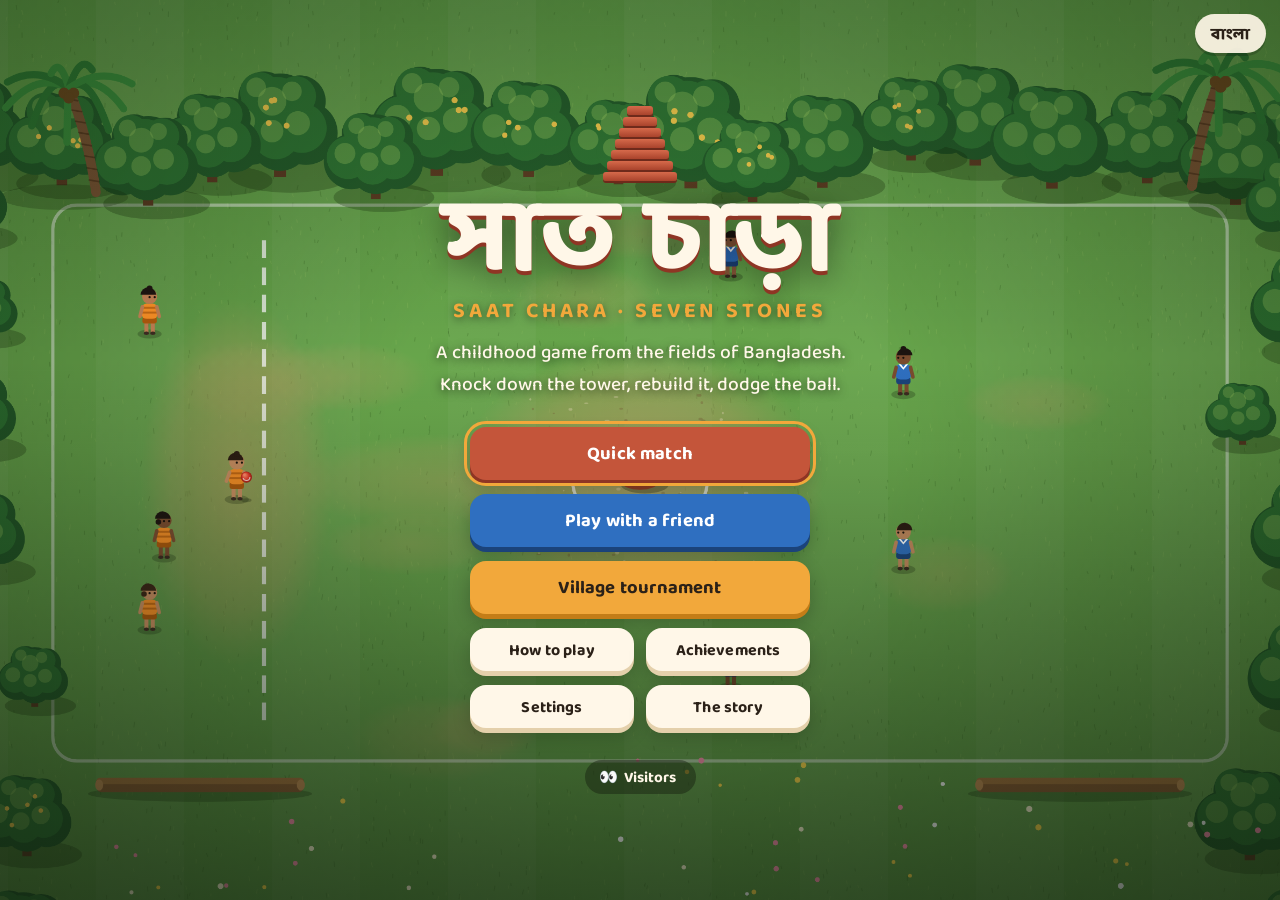
<file: index.html>
<!doctype html>
<html lang="en">
<head>
  <meta charset="utf-8" />
  <meta name="viewport" content="width=device-width, initial-scale=1, viewport-fit=cover" />
  <title>Saat Chara · Seven Stones</title>
  <meta name="description" content="Saat Chara (সাত চাড়া): the classic childhood game of Seven Stones from Bangladesh, rebuilt for the web. Knock down the tower, rebuild it, and dodge the ball." />
  <meta name="theme-color" content="#1f4d2b" />
  <meta property="og:title" content="Saat Chara · সাত চাড়া" />
  <meta property="og:description" content="Knock down the tower of seven stones, rebuild it, and dodge the ball. A childhood game from Bangladesh, free in your browser." />
  <meta property="og:type" content="website" />
  <meta property="og:url" content="https://mohammadyaksafu.github.io/saat-chara/" />
  <meta property="og:image" content="https://mohammadyaksafu.github.io/saat-chara/assets/og.png" />
  <meta property="og:image:width" content="1200" />
  <meta property="og:image:height" content="630" />
  <meta name="twitter:card" content="summary_large_image" />
  <link rel="icon" href="assets/icon.svg" type="image/svg+xml" />
  <link rel="apple-touch-icon" href="assets/icon-192.png" />
  <link rel="manifest" href="manifest.webmanifest" />
  <link rel="preconnect" href="https://fonts.googleapis.com" />
  <link rel="preconnect" href="https://fonts.gstatic.com" crossorigin />
  <link href="https://fonts.googleapis.com/css2?family=Baloo+Da+2:wght@500;600;700;800&display=swap" rel="stylesheet" />
  <link rel="stylesheet" href="css/style.css" />
</head>
<body>
  <div id="app">
    <canvas id="game" aria-label="Saat Chara game field"></canvas>

    <!-- In-game HUD -->
    <div id="hud" class="hidden">
      <div class="hud-team hud-left">
        <span class="team-dot" id="hud-dot-0"></span>
        <div class="hud-team-text">
          <span class="hud-team-name" id="hud-name-0">Team</span>
          <span class="hud-role" id="hud-role-0"></span>
        </div>
        <span class="hud-score" id="hud-score-0">0</span>
      </div>

      <div class="hud-center">
        <div class="hud-phase" id="hud-phase"></div>
        <div class="hud-stones" id="hud-stones" aria-label="Stones rebuilt"></div>
        <div class="hud-timer" id="hud-timer"></div>
      </div>

      <div class="hud-team hud-right">
        <span class="hud-score" id="hud-score-1">0</span>
        <div class="hud-team-text right">
          <span class="hud-team-name" id="hud-name-1">Team</span>
          <span class="hud-role" id="hud-role-1"></span>
        </div>
        <span class="team-dot" id="hud-dot-1"></span>
      </div>

      <div class="hud-buttons">
        <button class="icon-btn" id="btn-sound" aria-label="Toggle sound" title="Sound (M)">
          <svg viewBox="0 0 24 24" class="ico-on"><path d="M4 9v6h4l5 4V5L8 9H4z" /><path d="M16 8.5a5 5 0 0 1 0 7M18.5 6a8.5 8.5 0 0 1 0 12" fill="none" stroke="currentColor" stroke-width="2" stroke-linecap="round"/></svg>
          <svg viewBox="0 0 24 24" class="ico-off"><path d="M4 9v6h4l5 4V5L8 9H4z" /><path d="M16 9l6 6M22 9l-6 6" fill="none" stroke="currentColor" stroke-width="2" stroke-linecap="round"/></svg>
        </button>
        <button class="icon-btn" id="btn-zoom-out" aria-label="Zoom out" title="Zoom out (-)">
          <svg viewBox="0 0 24 24"><circle cx="10.5" cy="10.5" r="6.5" fill="none" stroke="currentColor" stroke-width="2.4"/><path d="M15.5 15.5L21 21M7.5 10.5h6" stroke="currentColor" stroke-width="2.4" stroke-linecap="round"/></svg>
        </button>
        <button class="icon-btn" id="btn-zoom-in" aria-label="Zoom in" title="Zoom in (+)">
          <svg viewBox="0 0 24 24"><circle cx="10.5" cy="10.5" r="6.5" fill="none" stroke="currentColor" stroke-width="2.4"/><path d="M15.5 15.5L21 21M7.5 10.5h6M10.5 7.5v6" stroke="currentColor" stroke-width="2.4" stroke-linecap="round"/></svg>
        </button>
        <button class="icon-btn" id="btn-pause" aria-label="Pause" title="Pause (Esc)">
          <svg viewBox="0 0 24 24"><rect x="6" y="5" width="4" height="14" rx="1"/><rect x="14" y="5" width="4" height="14" rx="1"/></svg>
        </button>
      </div>
    </div>

    <div id="hint" class="hidden"></div>

    <!-- Tutorial coach -->
    <div id="coach" class="hidden" aria-live="polite">
      <div class="coach-step" id="coach-step"></div>
      <div class="coach-text" id="coach-text"></div>
      <button class="coach-skip" id="coach-skip" data-i18n="c.skip">Skip tutorial</button>
    </div>

    <!-- Touch controls -->
    <div id="touch" class="hidden">
      <div id="joy-base"><div id="joy-knob"></div></div>
      <button id="btn-dash" aria-label="Dash or throw">DASH</button>
      <button id="btn-switch" aria-label="Switch player or target">SWITCH</button>
    </div>

    <!-- Announcement banner -->
    <div id="banner" class="hidden" aria-live="polite">
      <div class="banner-main" id="banner-main"></div>
      <div class="banner-sub" id="banner-sub"></div>
    </div>

    <!-- Achievement toast -->
    <div id="toast" class="hidden" aria-live="polite">
      <div class="toast-icon" aria-hidden="true">★</div>
      <div>
        <div class="toast-label" data-i18n="ach.toast">Achievement unlocked</div>
        <div class="toast-name" id="toast-name"></div>
      </div>
    </div>

    <!-- Title screen -->
    <section class="screen" id="screen-title">
      <button class="lang-btn" id="btn-lang" data-i18n="lang.toggle">বাংলা</button>
      <div class="title-wrap">
        <div class="logo">
          <div class="logo-stack" aria-hidden="true">
            <i></i><i></i><i></i><i></i><i></i><i></i><i></i>
          </div>
          <h1>
            <span class="logo-bn" lang="bn">সাত চাড়া</span>
            <span class="logo-en" data-i18n="title.sub">Saat Chara · Seven Stones</span>
          </h1>
        </div>
        <p class="tagline" data-i18n="title.tagline"></p>
        <div class="menu">
          <button class="btn btn-primary" id="btn-play" data-i18n="menu.play">Quick match</button>
          <button class="btn btn-friend" id="btn-online" data-i18n="menu.online">Play with a friend</button>
          <button class="btn btn-gold" id="btn-tourney" data-i18n="menu.tourney">Village tournament</button>
          <div class="menu-row">
            <button class="btn btn-small" id="btn-howto" data-i18n="menu.howto">How to play</button>
            <button class="btn btn-small" id="btn-ach" data-i18n="menu.achievements">Achievements</button>
          </div>
          <div class="menu-row">
            <button class="btn btn-small" id="btn-settings" data-i18n="menu.settings">Settings</button>
            <button class="btn btn-small" id="btn-story" data-i18n="menu.story">The story</button>
          </div>
        </div>
        <div class="record" id="record"></div>
        <a class="visitors-link" href="stats.html"><span aria-hidden="true">👀</span> <span data-i18n="menu.visitors">Visitors</span> <b id="visit-count"></b></a>
      </div>
    </section>

    <!-- First time prompt -->
    <section class="screen hidden" id="screen-first">
      <div class="panel panel-small">
        <div class="trophy" aria-hidden="true">👋</div>
        <h2 data-i18n="first.title">First time playing?</h2>
        <p class="panel-lead" data-i18n="first.body"></p>
        <div class="menu">
          <button class="btn btn-primary" id="btn-first-yes" data-i18n="first.yes">Teach me</button>
          <button class="btn btn-ghost" id="btn-first-no" data-i18n="first.no">Skip, just play</button>
        </div>
      </div>
    </section>

    <!-- Match setup -->
    <section class="screen hidden" id="screen-setup">
      <div class="panel">
        <h2 data-i18n="setup.title">Match setup</h2>

        <div class="field-group">
          <div class="label" data-i18n="setup.team">Your team</div>
          <div class="team-picker" id="team-picker" role="radiogroup"></div>
        </div>

        <div class="field-group">
          <div class="label" data-i18n="setup.difficulty">Difficulty</div>
          <div class="seg" role="radiogroup" data-setting="difficulty">
            <button data-value="easy" data-i18n="diff.easy">Easy</button>
            <button data-value="normal" data-i18n="diff.normal">Normal</button>
            <button data-value="hard" data-i18n="diff.hard">Hard</button>
          </div>
        </div>

        <div class="row-2">
          <div class="field-group">
            <div class="label" data-i18n="setup.size">Players per team</div>
            <div class="seg" role="radiogroup" data-setting="teamSize">
              <button data-value="3">3</button>
              <button data-value="4">4</button>
              <button data-value="5">5</button>
            </div>
          </div>
          <div class="field-group">
            <div class="label" data-i18n="setup.target">First to</div>
            <div class="seg" role="radiogroup" data-setting="target">
              <button data-value="2">2</button>
              <button data-value="3">3</button>
              <button data-value="5">5</button>
            </div>
          </div>
        </div>

        <div class="field-group">
          <div class="label" data-i18n="setup.field">Field</div>
          <div class="field-picker" id="field-picker" role="radiogroup"></div>
        </div>

        <details class="rules">
          <summary data-i18n="setup.rules">House rules</summary>
          <div class="rule-list">
            <label class="toggle"><input type="checkbox" data-rule="order" /><span data-i18n="rule.order">Stack biggest first</span></label>
            <label class="toggle"><input type="checkbox" data-rule="catchOut" /><span data-i18n="rule.catchOut">Caught on the full = out</span></label>
            <label class="toggle"><input type="checkbox" data-rule="holdLimit" /><span data-i18n="rule.holdLimit">3-second ball limit</span></label>
            <div class="rule-time">
              <span data-i18n="rule.time">Rebuild time</span>
              <div class="seg seg-small" role="radiogroup" data-rule-seg="time">
                <button data-value="30">0:30</button>
                <button data-value="45">0:45</button>
                <button data-value="60">1:00</button>
              </div>
            </div>
          </div>
        </details>

        <div class="panel-actions">
          <button class="btn btn-ghost" data-back data-i18n="common.back">Back</button>
          <button class="btn btn-primary" id="btn-start" data-i18n="setup.start">Start match</button>
        </div>
      </div>
    </section>

    <!-- Online: host lobby -->
    <section class="screen hidden" id="screen-online">
      <div class="panel">
        <h2 data-i18n="on.title">Play with a friend</h2>
        <p class="panel-lead" data-i18n="on.sub"></p>

        <div id="online-setup">
          <div class="field-group">
            <div class="label" data-i18n="on.mode">Mode</div>
            <div class="mode-picker" role="radiogroup">
              <button class="mode-card" data-mode="versus" role="radio">
                <span class="mode-icon" aria-hidden="true">🆚</span>
                <b data-i18n="on.versus">Friend vs friend</b>
                <small data-i18n="on.versusD"></small>
              </button>
              <button class="mode-card" data-mode="coop" role="radio">
                <span class="mode-icon" aria-hidden="true">🤝</span>
                <b data-i18n="on.coop">Together vs computer</b>
                <small data-i18n="on.coopD"></small>
              </button>
            </div>
          </div>
          <div class="row-2">
            <div class="field-group">
              <div class="label" data-i18n="setup.size">Players per team</div>
              <div class="seg" data-online="teamSize">
                <button data-value="3">3</button>
                <button data-value="4">4</button>
                <button data-value="5">5</button>
              </div>
            </div>
            <div class="field-group">
              <div class="label" data-i18n="setup.target">First to</div>
              <div class="seg" data-online="target">
                <button data-value="2">2</button>
                <button data-value="3">3</button>
                <button data-value="5">5</button>
              </div>
            </div>
          </div>
          <div class="field-group" id="online-diff">
            <div class="label" data-i18n="setup.difficulty">Difficulty</div>
            <div class="seg" data-online="difficulty">
              <button data-value="easy" data-i18n="diff.easy">Easy</button>
              <button data-value="normal" data-i18n="diff.normal">Normal</button>
              <button data-value="hard" data-i18n="diff.hard">Hard</button>
            </div>
          </div>
        </div>

        <div id="online-room" class="room hidden">
          <div class="label" data-i18n="on.code">Room code</div>
          <div class="room-code" id="room-code">······</div>
          <div class="room-link" id="room-link"></div>
          <div class="room-actions">
            <button class="btn btn-small" id="btn-copy-link" data-i18n="on.copy">Copy link</button>
            <button class="btn btn-small btn-gold" id="btn-share-link" data-i18n="on.share">Share link</button>
          </div>
        </div>

        <div class="online-status" id="online-status" aria-live="polite"></div>

        <div class="panel-actions">
          <button class="btn btn-ghost" id="btn-online-back" data-i18n="common.back">Back</button>
          <button class="btn btn-primary" id="btn-online-go" data-i18n="on.create">Create room</button>
        </div>
      </div>
    </section>

    <!-- Online: invited guest -->
    <section class="screen hidden" id="screen-join">
      <div class="panel panel-small">
        <div class="trophy" aria-hidden="true">🎉</div>
        <h2 data-i18n="on.joinTitle">You're invited!</h2>
        <p class="panel-lead" id="join-body"></p>
        <div class="online-status" id="join-status" aria-live="polite"></div>
        <div class="menu">
          <button class="btn btn-primary" id="btn-join" data-i18n="on.join">Join game</button>
          <button class="btn btn-ghost" id="btn-join-cancel" data-i18n="result.menu">Main menu</button>
        </div>
      </div>
    </section>

    <!-- Tournament -->
    <section class="screen hidden" id="screen-tourney">
      <div class="panel">
        <h2 data-i18n="tourney.title">Village tournament</h2>
        <p class="panel-lead" data-i18n="tourney.sub"></p>
        <ol class="ladder" id="ladder"></ol>
        <div class="panel-actions">
          <button class="btn btn-ghost" data-back data-i18n="common.back">Back</button>
          <button class="btn btn-primary" id="btn-tourney-play" data-i18n="tourney.play">Play next match</button>
        </div>
      </div>
    </section>

    <!-- Achievements -->
    <section class="screen hidden" id="screen-ach">
      <div class="panel panel-wide">
        <h2 data-i18n="ach.title">Achievements</h2>
        <p class="panel-lead" id="ach-count"></p>
        <div class="ach-grid" id="ach-grid"></div>
        <div class="panel-actions">
          <button class="btn btn-primary" data-back data-i18n="common.back">Back</button>
        </div>
      </div>
    </section>

    <!-- Settings -->
    <section class="screen hidden" id="screen-settings">
      <div class="panel">
        <h2 data-i18n="settings.title">Settings</h2>
        <div class="settings-list">
          <div class="setting-row">
            <span data-i18n="settings.lang">Language</span>
            <div class="seg seg-small" data-pref="lang">
              <button data-value="en">English</button>
              <button data-value="bn">বাংলা</button>
            </div>
          </div>
          <div class="setting-row">
            <span data-i18n="settings.camera">Camera</span>
            <div class="seg seg-small" data-pref="camera">
              <button data-value="auto" data-i18n="cam.auto">Auto</button>
              <button data-value="full" data-i18n="cam.full">Full field</button>
              <button data-value="follow" data-i18n="cam.follow">Follow</button>
            </div>
          </div>
          <label class="toggle"><input type="checkbox" data-pref-check="sound" /><span data-i18n="settings.sound">Sound effects</span></label>
          <label class="toggle"><input type="checkbox" data-pref-check="music" /><span data-i18n="settings.music">Music</span></label>
          <label class="toggle"><input type="checkbox" data-pref-check="voice" /><span data-i18n="settings.voice">Voice shouts</span></label>
          <label class="toggle"><input type="checkbox" data-pref-check="shake" /><span data-i18n="settings.shake">Screen shake</span></label>
        </div>
        <div class="settings-actions">
          <button class="btn btn-small" id="btn-replay-tutorial" data-i18n="settings.tutorial">Replay tutorial</button>
          <button class="btn btn-small btn-danger" id="btn-reset" data-i18n="settings.reset">Reset progress</button>
        </div>
        <div class="panel-actions">
          <button class="btn btn-primary" data-back data-i18n="common.back">Back</button>
        </div>
      </div>
    </section>

    <!-- How to play -->
    <section class="screen hidden" id="screen-howto">
      <div class="panel panel-wide">
        <h2 data-i18n="how.title">How to play</h2>
        <div class="steps">
          <div class="step"><div class="step-num">1</div><h3 data-i18n="how.s1.t">Knock it down</h3><p data-i18n-html="how.s1.p"></p></div>
          <div class="step"><div class="step-num">2</div><h3 data-i18n="how.s2.t">Rebuild all seven</h3><p data-i18n-html="how.s2.p"></p></div>
          <div class="step"><div class="step-num">3</div><h3 data-i18n="how.s3.t">Dodge the ball</h3><p data-i18n-html="how.s3.p"></p></div>
          <div class="step"><div class="step-num">4</div><h3 data-i18n="how.s4.t">Defend</h3><p data-i18n-html="how.s4.p"></p></div>
        </div>
        <div class="keys">
          <span><kbd>W A S D</kbd> / <kbd>←↑↓→</kbd> <span data-i18n="k.move">move</span></span>
          <span><kbd>Space</kbd> / <kbd>Shift</kbd> <span data-i18n="k.dash">dash · throw</span></span>
          <span><kbd>Q</kbd> / <kbd>Tab</kbd> <span data-i18n="k.switch">switch player</span></span>
          <span><kbd>E</kbd> <span data-i18n="k.target">target</span></span>
          <span><kbd>Mouse</kbd> <span data-i18n="k.aim">aim &amp; throw</span></span>
          <span><kbd>Esc</kbd> <span data-i18n="k.pause">pause</span></span>
          <span><kbd>M</kbd> <span data-i18n="k.sound">sound</span></span>
        </div>
        <div class="panel-actions">
          <button class="btn btn-ghost" id="btn-howto-tutorial" data-i18n="how.tutorial">Play the tutorial</button>
          <button class="btn btn-primary" data-back data-i18n="how.ok">Got it</button>
        </div>
      </div>
    </section>

    <!-- Story -->
    <section class="screen hidden" id="screen-story">
      <div class="panel panel-wide story">
        <h2 data-i18n="story.title">A memory worth preserving</h2>
        <p data-i18n-html="story.p1"></p>
        <p data-i18n-html="story.p2"></p>
        <p data-i18n-html="story.p3"></p>
        <p class="story-close" data-i18n-html="story.p4"></p>
        <div class="panel-actions">
          <button class="btn btn-primary" data-back data-i18n="common.back">Back</button>
        </div>
      </div>
    </section>

    <!-- Pause -->
    <section class="screen hidden" id="screen-pause">
      <div class="panel panel-small">
        <h2 data-i18n="pause.title">Paused</h2>
        <p class="panel-lead hidden" id="pause-online" data-i18n="on.livePause"></p>
        <div class="menu">
          <button class="btn btn-primary" id="btn-resume" data-i18n="pause.resume">Resume</button>
          <button class="btn" id="btn-restart" data-i18n="pause.restart">Restart match</button>
          <button class="btn" id="btn-pause-settings" data-i18n="menu.settings">Settings</button>
          <button class="btn btn-ghost" id="btn-quit" data-i18n="pause.quit">Quit to menu</button>
        </div>
      </div>
    </section>

    <!-- Result -->
    <section class="screen hidden" id="screen-result">
      <div class="panel panel-small result">
        <div class="trophy" id="result-icon" aria-hidden="true"></div>
        <h2 id="result-title">Full time</h2>
        <p class="result-score" id="result-score"></p>
        <p class="result-unlock hidden" id="result-unlock"></p>
        <div class="stats" id="result-stats"></div>
        <div class="result-ach hidden" id="result-ach"></div>
        <div class="online-status hidden" id="result-wait" data-i18n="on.waitHost"></div>
        <div class="menu">
          <button class="btn btn-primary" id="btn-again"></button>
          <button class="btn btn-gold" id="btn-share" data-i18n="result.share">Share</button>
          <button class="btn btn-ghost" id="btn-menu" data-i18n="result.menu">Main menu</button>
        </div>
      </div>
    </section>

    <div id="rotate">
      <div class="rotate-icon" aria-hidden="true"></div>
      <p data-i18n="rotate">Turn your phone sideways to play</p>
    </div>
  </div>

  <script src="js/i18n.js"></script>
  <script src="js/counter.js"></script>
  <script src="js/audio.js"></script>
  <script src="js/net.js"></script>
  <script src="js/game.js"></script>
</body>
</html>
</file>
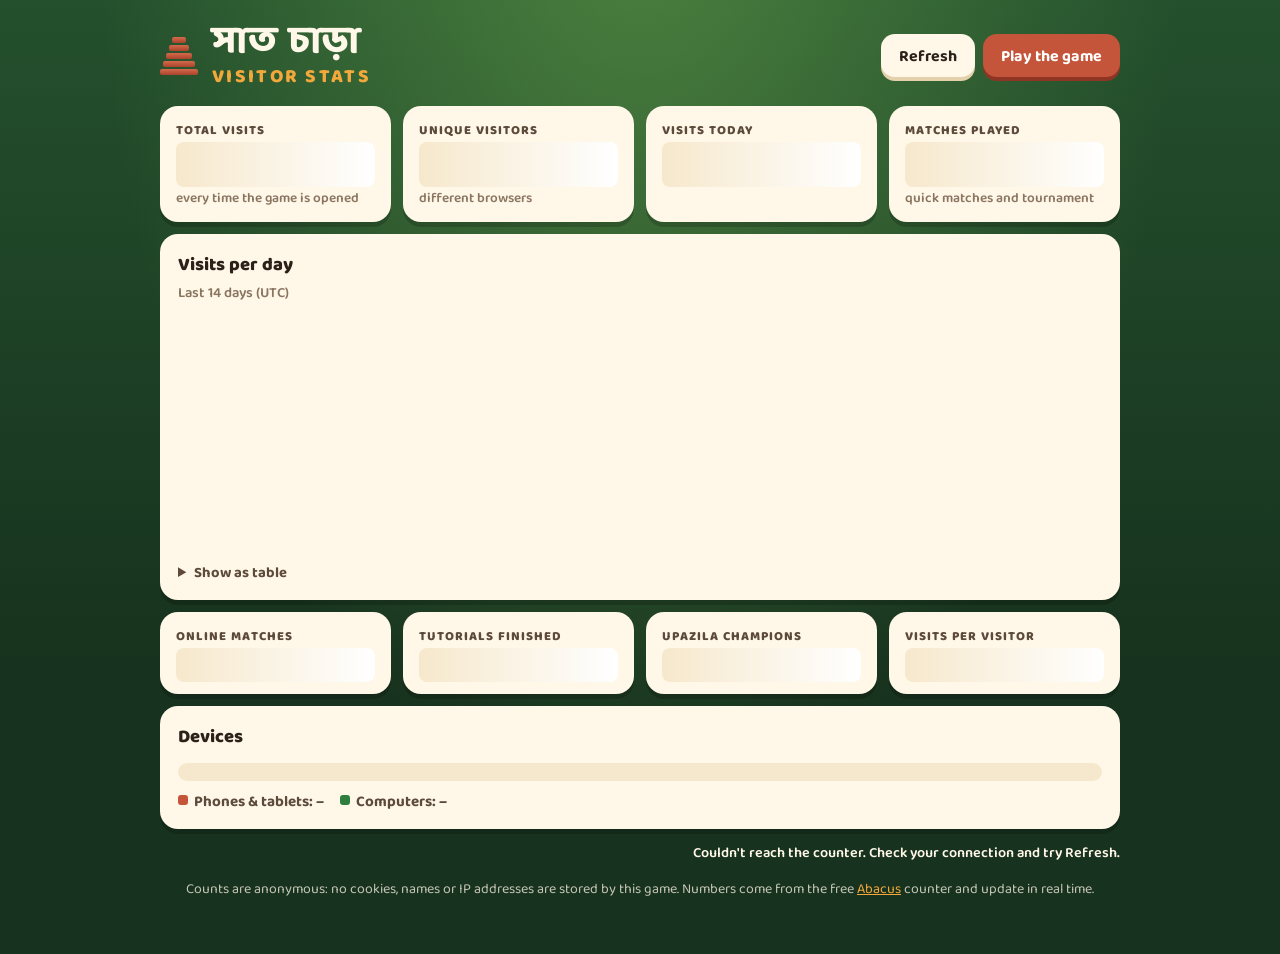
<file: stats.html>
<!doctype html>
<html lang="en">
<head>
  <meta charset="utf-8" />
  <meta name="viewport" content="width=device-width, initial-scale=1, viewport-fit=cover" />
  <title>Saat Chara · Visitors</title>
  <meta name="description" content="How many people have played Saat Chara (সাত চাড়া): visits, unique visitors and matches played." />
  <meta name="theme-color" content="#1f4d2b" />
  <link rel="icon" href="assets/icon.svg" type="image/svg+xml" />
  <link rel="preconnect" href="https://fonts.googleapis.com" />
  <link rel="preconnect" href="https://fonts.gstatic.com" crossorigin />
  <link href="https://fonts.googleapis.com/css2?family=Baloo+Da+2:wght@500;600;700;800&display=swap" rel="stylesheet" />
  <style>
    :root {
      --ink: #2b2118;
      --ink-soft: #5c4a3a;
      --muted: #8a7660;
      --cream: #fff7e8;
      --cream-2: #f6e8cc;
      --line: #e4d0ab;
      --grid: #eadcc0;
      --brick: #c4553a;
      --brick-dark: #8f3524;
      --mango: #f2a83b;
      --leaf: #2f7d3f;
      --bg: #17321e;
      --font: "Baloo Da 2", system-ui, -apple-system, "Segoe UI", sans-serif;
    }
    * { box-sizing: border-box; }
    html, body { margin: 0; }
    body {
      min-height: 100vh;
      font-family: var(--font);
      color: var(--ink);
      background:
        radial-gradient(ellipse at 50% -10%, rgba(106,168,77,0.55), transparent 60%),
        linear-gradient(180deg, #24502d 0%, var(--bg) 70%);
      padding: max(16px, env(safe-area-inset-top)) 16px 40px;
    }
    .wrap { max-width: 960px; margin: 0 auto; }
    header {
      display: flex;
      align-items: center;
      justify-content: space-between;
      gap: 12px;
      flex-wrap: wrap;
      color: var(--cream);
      margin: 8px 0 18px;
    }
    .brand { display: flex; align-items: center; gap: 14px; }
    .brand-stack { display: flex; flex-direction: column; align-items: center; gap: 2px; }
    .brand-stack i { display: block; height: 6px; border-radius: 2px; background: linear-gradient(180deg, #d66a4b, #a9432c); }
    h1 { margin: 0; line-height: 1; font-size: clamp(1.6rem, 5vw, 2.4rem); font-weight: 800; }
    h1 small { display: block; font-size: 0.5em; color: var(--mango); letter-spacing: 0.12em; text-transform: uppercase; margin-top: 6px; }
    .actions { display: flex; gap: 8px; flex-wrap: wrap; }
    .btn {
      appearance: none;
      border: 0;
      border-radius: 14px;
      padding: 9px 18px 7px;
      font: inherit;
      font-weight: 700;
      font-size: 1rem;
      cursor: pointer;
      text-decoration: none;
      color: var(--ink);
      background: var(--cream);
      box-shadow: 0 4px 0 var(--line);
      display: inline-flex;
      align-items: center;
      gap: 6px;
    }
    .btn-primary { background: var(--brick); color: #fff; box-shadow: 0 4px 0 var(--brick-dark); }
    .btn:active { transform: translateY(3px); box-shadow: none; }
    .btn:focus-visible { outline: 3px solid var(--mango); outline-offset: 2px; }

    .tiles { display: grid; grid-template-columns: repeat(4, 1fr); gap: 12px; margin-bottom: 12px; }
    .tile {
      background: var(--cream);
      border-radius: 18px;
      padding: 14px 16px 12px;
      box-shadow: 0 5px 0 rgba(0,0,0,0.18);
    }
    .tile .label { font-size: 0.8rem; font-weight: 800; letter-spacing: 0.08em; text-transform: uppercase; color: var(--ink-soft); }
    .tile .value { font-size: clamp(1.8rem, 5vw, 2.6rem); font-weight: 800; line-height: 1.1; font-variant-numeric: tabular-nums; }
    .tile .sub { font-size: 0.85rem; color: var(--muted); font-weight: 600; }
    .tile.hero .value { color: var(--brick); }
    .tiles.small { grid-template-columns: repeat(4, 1fr); }
    .tiles.small .value { font-size: clamp(1.4rem, 4vw, 1.9rem); }

    .panel {
      background: var(--cream);
      border-radius: 18px;
      padding: 16px 18px 14px;
      box-shadow: 0 5px 0 rgba(0,0,0,0.18);
      margin-bottom: 12px;
    }
    .panel h2 { margin: 0; font-size: 1.15rem; font-weight: 800; }
    .panel .desc { margin: 0 0 8px; color: var(--muted); font-size: 0.9rem; font-weight: 600; }

    .chart { position: relative; }
    .chart svg { display: block; width: 100%; height: 240px; overflow: visible; }
    .chart .gridline { stroke: var(--grid); stroke-width: 1; }
    .chart .axis-label { fill: var(--muted); font-size: 12px; font-family: var(--font); font-weight: 600; }
    .chart .bar { fill: var(--brick); }
    .chart .bar.today { fill: var(--brick-dark); }
    .chart .hit { fill: transparent; cursor: pointer; }
    .chart .hit:hover + .bar, .chart .bar.active { fill: #e07756; }
    .tooltip {
      position: absolute;
      pointer-events: none;
      background: var(--ink);
      color: var(--cream);
      border-radius: 10px;
      padding: 6px 10px 4px;
      font-size: 0.88rem;
      font-weight: 700;
      white-space: nowrap;
      transform: translate(-50%, -110%);
      opacity: 0;
      transition: opacity 0.1s;
    }
    .tooltip.on { opacity: 1; }
    .tooltip span { color: var(--mango); }

    .split { display: flex; height: 18px; border-radius: 9px; overflow: hidden; margin: 10px 0 8px; background: var(--cream-2); gap: 2px; }
    .split div { height: 100%; }
    .split .m { background: var(--brick); border-radius: 9px 0 0 9px; }
    .split .d { background: var(--leaf); border-radius: 0 9px 9px 0; }
    .legend { display: flex; gap: 16px; flex-wrap: wrap; font-weight: 700; font-size: 0.95rem; color: var(--ink-soft); }
    .legend i { display: inline-block; width: 10px; height: 10px; border-radius: 3px; margin-right: 6px; vertical-align: 1px; }

    details { margin-top: 8px; }
    summary { cursor: pointer; font-weight: 700; color: var(--ink-soft); font-size: 0.92rem; }
    table { width: 100%; border-collapse: collapse; margin-top: 6px; font-size: 0.92rem; }
    th, td { text-align: left; padding: 4px 6px; border-bottom: 1px solid var(--grid); }
    td.num, th.num { text-align: right; font-variant-numeric: tabular-nums; }

    .note { color: rgba(255,247,232,0.75); font-size: 0.88rem; text-align: center; margin-top: 14px; line-height: 1.5; }
    .note a { color: var(--mango); }
    .status { color: var(--cream); font-weight: 600; font-size: 0.9rem; min-height: 1.4em; text-align: right; }
    .skeleton { color: transparent !important; background: linear-gradient(90deg, var(--cream-2), #fff, var(--cream-2)); background-size: 200% 100%; animation: shimmer 1.2s infinite; border-radius: 8px; }
    @keyframes shimmer { to { background-position: -200% 0; } }

    @media (max-width: 760px) {
      .tiles { grid-template-columns: repeat(2, 1fr); }
      .tiles.small { grid-template-columns: 1fr 1fr; }
      .chart svg { height: 200px; }
    }
    
    @media (prefers-reduced-motion: reduce) { .skeleton { animation: none; } }
  </style>
</head>
<body>
  <div class="wrap">
    <header>
      <div class="brand">
        <div class="brand-stack" aria-hidden="true"><i style="width:14px"></i><i style="width:20px"></i><i style="width:26px"></i><i style="width:32px"></i><i style="width:38px"></i></div>
        <h1><span lang="bn">সাত চাড়া</span> <small data-s="title">Visitor stats</small></h1>
      </div>
      <div class="actions">
        <button class="btn" id="refresh" type="button" data-s="refresh">Refresh</button>
        <a class="btn btn-primary" href="./" data-s="play">Play the game</a>
      </div>
    </header>

    <div class="tiles">
      <div class="tile hero"><div class="label" data-s="visits">Total visits</div><div class="value skeleton" id="v-visits">0000</div><div class="sub" data-s="visitsSub">every time the game is opened</div></div>
      <div class="tile"><div class="label" data-s="visitors">Unique visitors</div><div class="value skeleton" id="v-visitors">000</div><div class="sub" data-s="visitorsSub">different browsers</div></div>
      <div class="tile"><div class="label" data-s="today">Visits today</div><div class="value skeleton" id="v-today">00</div><div class="sub" id="v-today-date"></div></div>
      <div class="tile"><div class="label" data-s="matches">Matches played</div><div class="value skeleton" id="v-matches">000</div><div class="sub" data-s="matchesSub">quick matches and tournament</div></div>
    </div>

    <section class="panel">
      <h2 data-s="dailyTitle">Visits per day</h2>
      <p class="desc" data-s="dailyDesc">Last 14 days (UTC)</p>
      <div class="chart" id="chart">
        <svg id="chart-svg" role="img" aria-labelledby="chart-title"><title id="chart-title">Visits per day for the last 14 days</title></svg>
        <div class="tooltip" id="tooltip"></div>
      </div>
      <details>
        <summary data-s="table">Show as table</summary>
        <table><thead><tr><th data-s="date">Date</th><th class="num" data-s="visitsCol">Visits</th></tr></thead><tbody id="table-body"></tbody></table>
      </details>
    </section>

    <div class="tiles small">
      <div class="tile"><div class="label" data-s="online">Online matches</div><div class="value skeleton" id="v-online">00</div></div>
      <div class="tile"><div class="label" data-s="tutorials">Tutorials finished</div><div class="value skeleton" id="v-tutorials">00</div></div>
      <div class="tile"><div class="label" data-s="champions">Upazila champions</div><div class="value skeleton" id="v-champions">0</div></div>
      <div class="tile"><div class="label" data-s="perVisitor">Visits per visitor</div><div class="value skeleton" id="v-ratio">0.0</div></div>
    </div>

    <section class="panel">
      <h2 data-s="devices">Devices</h2>
      <div class="split" id="split" aria-hidden="true"><div class="m" style="width:0"></div><div class="d" style="width:0"></div></div>
      <div class="legend">
        <span><i style="background:var(--brick)"></i><span data-s="mobile">Phones &amp; tablets</span>: <b id="v-mobile">–</b></span>
        <span><i style="background:var(--leaf)"></i><span data-s="desktop">Computers</span>: <b id="v-desktop">–</b></span>
      </div>
    </section>

    <div class="status" id="status" aria-live="polite"></div>
    <p class="note" data-s-html="note">Counts are anonymous: no cookies, names or IP addresses are stored by this game. Numbers come from the free <a href="https://jasoncameron.dev/abacus/" rel="noopener">Abacus</a> counter and update in real time.</p>
  </div>

  <script src="js/counter.js"></script>
  <script src="js/stats.js"></script>
</body>
</html>
</file>
<file: css/style.css>
:root {
  --ink: #2b2118;
  --ink-soft: #5c4a3a;
  --cream: #fff7e8;
  --cream-2: #f6e8cc;
  --line: #e4d0ab;
  --brick: #c4553a;
  --brick-dark: #8f3524;
  --mango: #f2a83b;
  --mango-dark: #c47d17;
  --leaf: #2f7d3f;
  --leaf-dark: #1f5a2b;
  --night: rgba(22, 30, 18, 0.62);
  --shadow: 0 18px 50px rgba(20, 14, 6, 0.35);
  --radius: 22px;
  --font: "Baloo Da 2", system-ui, -apple-system, "Segoe UI", sans-serif;
}

* { box-sizing: border-box; }

html, body {
  margin: 0;
  height: 100%;
  overflow: hidden;
  background: #17321e;
  color: var(--ink);
  font-family: var(--font);
  -webkit-tap-highlight-color: transparent;
  -webkit-user-select: none;
  user-select: none;
  overscroll-behavior: none;
}

#app {
  position: fixed;
  inset: 0;
  overflow: hidden;
}

canvas#game {
  position: absolute;
  inset: 0;
  width: 100%;
  height: 100%;
  display: block;
  touch-action: none;
  cursor: crosshair;
}

.hidden { display: none !important; }

button { font-family: inherit; color: inherit; }

/* ---------- Buttons ---------- */
.btn {
  appearance: none;
  border: 0;
  min-width: 220px;
  padding: 12px 26px 10px;
  border-radius: 16px;
  font-size: 1.15rem;
  font-weight: 700;
  letter-spacing: 0.01em;
  background: var(--cream);
  color: var(--ink);
  box-shadow: 0 5px 0 var(--line), 0 8px 18px rgba(0,0,0,0.18);
  cursor: pointer;
  transition: transform 0.08s ease, box-shadow 0.08s ease, filter 0.15s;
}
.btn:hover { filter: brightness(1.04); transform: translateY(-1px); }
.btn:active { transform: translateY(4px); box-shadow: 0 1px 0 var(--line), 0 3px 8px rgba(0,0,0,0.18); }
.btn:focus-visible { outline: 3px solid var(--mango); outline-offset: 3px; }
.btn-primary {
  background: var(--brick);
  color: #fff;
  box-shadow: 0 5px 0 var(--brick-dark), 0 8px 18px rgba(0,0,0,0.22);
}
.btn-primary:active { box-shadow: 0 1px 0 var(--brick-dark), 0 3px 8px rgba(0,0,0,0.2); }
.btn-ghost {
  background: transparent;
  box-shadow: inset 0 0 0 2px var(--line);
}
.btn-ghost:active { box-shadow: inset 0 0 0 2px var(--line); }

.icon-btn {
  width: 44px;
  height: 44px;
  border-radius: 14px;
  border: 0;
  background: rgba(255, 247, 232, 0.92);
  box-shadow: 0 3px 0 rgba(0,0,0,0.18);
  display: grid;
  place-items: center;
  cursor: pointer;
  pointer-events: auto;
}
.icon-btn svg { width: 22px; height: 22px; fill: var(--ink); }
.icon-btn:active { transform: translateY(2px); box-shadow: 0 1px 0 rgba(0,0,0,0.18); }
.icon-btn .ico-off { display: none; }
.icon-btn.muted .ico-on { display: none; }
.icon-btn.muted .ico-off { display: block; }

/* ---------- Screens ---------- */
.screen {
  position: absolute;
  inset: 0;
  display: grid;
  place-items: center;
  padding: 16px;
  background: radial-gradient(ellipse at center, rgba(22,30,18,0.25), rgba(14,20,10,0.7));
  overflow-y: auto;
  animation: fade-in 0.3s ease;
}
#screen-title { background: linear-gradient(180deg, rgba(14,24,12,0.15) 0%, rgba(14,24,12,0.0) 40%, rgba(14,24,12,0.55) 100%); }

@keyframes fade-in { from { opacity: 0; } to { opacity: 1; } }
@keyframes pop-in { from { opacity: 0; transform: translateY(14px) scale(0.97); } to { opacity: 1; transform: none; } }

.title-wrap {
  text-align: center;
  color: var(--cream);
  max-width: 640px;
  animation: pop-in 0.5s ease;
}
.logo { display: flex; flex-direction: column; align-items: center; gap: 6px; }
.logo h1 { margin: 0; line-height: 1; }
.logo-bn {
  display: block;
  font-size: clamp(3.2rem, 11vw, 6.4rem);
  font-weight: 800;
  color: var(--cream);
  text-shadow: 0 4px 0 var(--brick-dark), 0 10px 30px rgba(0,0,0,0.45);
}
.logo-en {
  display: block;
  margin-top: 8px;
  font-size: clamp(1rem, 2.6vw, 1.35rem);
  font-weight: 700;
  letter-spacing: 0.18em;
  text-transform: uppercase;
  color: var(--mango);
  text-shadow: 0 2px 8px rgba(0,0,0,0.5);
}
.logo-stack { display: flex; flex-direction: column; align-items: center; gap: 2px; margin-bottom: 4px; }
.logo-stack i {
  display: block;
  height: 9px;
  border-radius: 3px;
  background: linear-gradient(180deg, #d66a4b, #a9432c);
  box-shadow: 0 2px 0 #6e2a1b;
  animation: stack-drop 0.5s cubic-bezier(.3,1.6,.5,1) backwards;
}
.logo-stack i:nth-child(1) { width: 26px; animation-delay: 0.6s; }
.logo-stack i:nth-child(2) { width: 34px; animation-delay: 0.5s; }
.logo-stack i:nth-child(3) { width: 42px; animation-delay: 0.4s; }
.logo-stack i:nth-child(4) { width: 50px; animation-delay: 0.3s; }
.logo-stack i:nth-child(5) { width: 58px; animation-delay: 0.2s; }
.logo-stack i:nth-child(6) { width: 66px; animation-delay: 0.1s; }
.logo-stack i:nth-child(7) { width: 74px; animation-delay: 0s; }
@keyframes stack-drop { from { opacity: 0; transform: translateY(-40px); } to { opacity: 1; transform: none; } }

.tagline {
  font-size: clamp(1rem, 2.4vw, 1.2rem);
  font-weight: 500;
  margin: 14px auto 26px;
  max-width: 460px;
  text-shadow: 0 2px 10px rgba(0,0,0,0.6);
}
.menu { display: flex; flex-direction: column; align-items: center; gap: 14px; }
.record {
  margin-top: 22px;
  font-size: 0.95rem;
  font-weight: 600;
  opacity: 0.9;
  text-shadow: 0 2px 8px rgba(0,0,0,0.6);
}

.panel {
  width: min(560px, 100%);
  background: var(--cream);
  border-radius: var(--radius);
  box-shadow: var(--shadow);
  padding: 26px 28px 24px;
  animation: pop-in 0.3s ease;
  border: 3px solid #fff;
  outline: 2px solid var(--line);
  outline-offset: -8px;
}
.panel-wide { width: min(860px, 100%); }
.panel-small { width: min(400px, 100%); text-align: center; }
.panel h2 {
  margin: 0 0 16px;
  font-size: 1.9rem;
  font-weight: 800;
  line-height: 1.1;
}
.panel-actions {
  display: flex;
  justify-content: flex-end;
  gap: 12px;
  margin-top: 22px;
  flex-wrap: wrap;
}
.panel-actions .btn { min-width: 140px; }

.field-group { margin-bottom: 16px; }
.label {
  font-size: 0.85rem;
  font-weight: 700;
  text-transform: uppercase;
  letter-spacing: 0.1em;
  color: var(--ink-soft);
  margin-bottom: 8px;
}
.row-2 { display: grid; grid-template-columns: 1fr 1fr; gap: 16px; }

.seg {
  display: flex;
  background: var(--cream-2);
  border-radius: 14px;
  padding: 4px;
  gap: 4px;
}
.seg button {
  flex: 1;
  border: 0;
  background: transparent;
  border-radius: 10px;
  padding: 8px 6px 6px;
  font-size: 1.05rem;
  font-weight: 700;
  cursor: pointer;
  color: var(--ink-soft);
}
.seg button.active {
  background: #fff;
  color: var(--ink);
  box-shadow: 0 2px 0 var(--line);
}
.seg button:focus-visible { outline: 3px solid var(--mango); }

.team-picker { display: grid; grid-template-columns: repeat(4, 1fr); gap: 10px; }
.team-card {
  border: 0;
  background: var(--cream-2);
  border-radius: 16px;
  padding: 12px 6px 8px;
  cursor: pointer;
  display: flex;
  flex-direction: column;
  align-items: center;
  gap: 6px;
  box-shadow: inset 0 0 0 3px transparent;
  transition: transform 0.1s;
}
.team-card:hover { transform: translateY(-2px); }
.team-card.active { background: #fff; box-shadow: inset 0 0 0 3px var(--team), 0 4px 0 var(--line); }
.team-card:focus-visible { outline: 3px solid var(--mango); }
.team-card .kid {
  width: 38px;
  height: 46px;
  position: relative;
}
.team-card .kid::before {
  content: "";
  position: absolute;
  left: 50%;
  top: 0;
  width: 22px;
  height: 22px;
  border-radius: 50%;
  transform: translateX(-50%);
  background: #c98e63;
  box-shadow: inset 0 7px 0 #2b1d14;
}
.team-card .kid::after {
  content: "";
  position: absolute;
  left: 50%;
  bottom: 0;
  width: 30px;
  height: 24px;
  border-radius: 10px 10px 6px 6px;
  transform: translateX(-50%);
  background: var(--team);
}
.team-card span { font-weight: 700; font-size: 0.95rem; line-height: 1.1; text-align: center; }
.team-card small { font-size: 0.75rem; color: var(--ink-soft); }

.steps { display: grid; grid-template-columns: repeat(2, 1fr); gap: 14px; }
.step {
  background: #fff;
  border-radius: 16px;
  padding: 14px 16px 12px;
  box-shadow: 0 3px 0 var(--line);
  position: relative;
}
.step h3 { margin: 2px 0 4px 40px; font-size: 1.2rem; }
.step p { margin: 0; color: var(--ink-soft); font-size: 1rem; line-height: 1.4; }
.step-num {
  position: absolute;
  left: 14px;
  top: 12px;
  width: 30px;
  height: 30px;
  border-radius: 50%;
  background: var(--brick);
  color: #fff;
  font-weight: 800;
  display: grid;
  place-items: center;
  padding-top: 2px;
}
.keys {
  display: flex;
  flex-wrap: wrap;
  gap: 8px 18px;
  margin-top: 16px;
  font-size: 0.95rem;
  color: var(--ink-soft);
}
kbd {
  font-family: inherit;
  font-weight: 700;
  font-size: 0.85rem;
  background: #fff;
  border-radius: 6px;
  padding: 1px 7px 0;
  box-shadow: 0 2px 0 var(--line);
  color: var(--ink);
}

.story p { font-size: 1.1rem; line-height: 1.55; color: var(--ink-soft); margin: 0 0 12px; }
.story b { color: var(--ink); }
.story-close { font-style: italic; color: var(--ink) !important; }

.result .trophy {
  width: 84px;
  height: 84px;
  margin: 0 auto 6px;
  border-radius: 50%;
  display: grid;
  place-items: center;
  font-size: 2.8rem;
  background: var(--cream-2);
}
.result-score { font-size: 1.4rem; font-weight: 700; margin: -6px 0 14px; color: var(--ink-soft); }
.stats {
  display: grid;
  grid-template-columns: repeat(3, 1fr);
  gap: 8px;
  margin-bottom: 20px;
}
.stat { background: #fff; border-radius: 14px; padding: 10px 4px 6px; box-shadow: 0 3px 0 var(--line); }
.stat b { display: block; font-size: 1.6rem; line-height: 1; }
.stat span { font-size: 0.78rem; color: var(--ink-soft); font-weight: 600; }

/* ---------- HUD ---------- */
#hud {
  position: absolute;
  left: 0;
  right: 0;
  top: 0;
  padding: max(10px, env(safe-area-inset-top)) max(14px, env(safe-area-inset-right)) 0 max(14px, env(safe-area-inset-left));
  display: grid;
  grid-template-columns: 1fr auto 1fr;
  align-items: start;
  gap: 10px;
  pointer-events: none;
}
.hud-team {
  display: flex;
  align-items: center;
  gap: 10px;
  background: rgba(255, 247, 232, 0.93);
  border-radius: 16px;
  padding: 6px 8px 4px 12px;
  box-shadow: 0 4px 0 rgba(0,0,0,0.16);
  justify-self: start;
}
.hud-right { justify-self: end; padding: 6px 12px 4px 8px; }
.team-dot { width: 14px; height: 14px; border-radius: 50%; flex: none; box-shadow: 0 0 0 3px #fff; }
.hud-team-text { display: flex; flex-direction: column; line-height: 1.05; }
.hud-team-text.right { text-align: right; }
.hud-team-name { font-weight: 800; font-size: 1rem; white-space: nowrap; }
.hud-role { font-size: 0.72rem; font-weight: 700; text-transform: uppercase; letter-spacing: 0.08em; color: var(--ink-soft); }
.hud-score {
  font-size: 1.7rem;
  font-weight: 800;
  min-width: 38px;
  text-align: center;
  background: var(--ink);
  color: var(--cream);
  border-radius: 12px;
  padding: 2px 6px 0;
  line-height: 1.3;
}
.hud-score.bump { animation: bump 0.5s ease; }
@keyframes bump { 40% { transform: scale(1.35); background: var(--mango); color: var(--ink); } }

.hud-center { display: flex; flex-direction: column; align-items: center; gap: 4px; }
.hud-phase {
  background: rgba(43, 33, 24, 0.82);
  color: var(--cream);
  font-weight: 700;
  font-size: 1.02rem;
  border-radius: 999px;
  padding: 5px 18px 3px;
  white-space: nowrap;
}
.hud-stones { display: flex; gap: 4px; align-items: flex-end; }
.hud-stones i {
  display: block;
  height: 9px;
  border-radius: 3px;
  background: rgba(255,255,255,0.35);
  box-shadow: inset 0 0 0 1.5px rgba(255,255,255,0.6);
  transition: background 0.2s;
}
.hud-stones i.on { background: linear-gradient(180deg, #e07756, #a9432c); box-shadow: 0 2px 0 #6e2a1b; }
.hud-timer {
  font-weight: 800;
  font-size: 1rem;
  color: var(--cream);
  text-shadow: 0 2px 6px rgba(0,0,0,0.6);
  min-height: 1.2em;
}
.hud-timer.low { color: #ffcf6b; animation: pulse 0.6s ease infinite alternate; }
@keyframes pulse { to { transform: scale(1.12); } }

.hud-buttons {
  position: absolute;
  right: max(14px, env(safe-area-inset-right));
  top: max(10px, env(safe-area-inset-top));
  display: flex;
  gap: 8px;
}
.hud-right { margin-right: 208px; }

#hint {
  position: absolute;
  left: 50%;
  bottom: max(18px, env(safe-area-inset-bottom));
  transform: translateX(-50%);
  background: rgba(43, 33, 24, 0.82);
  color: var(--cream);
  font-weight: 600;
  font-size: 1rem;
  border-radius: 999px;
  padding: 7px 20px 5px;
  pointer-events: none;
  white-space: nowrap;
  max-width: calc(100% - 32px);
  overflow: hidden;
  text-overflow: ellipsis;
}

/* ---------- Banner ---------- */
#banner {
  position: absolute;
  left: 50%;
  top: 42%;
  transform: translate(-50%, -50%);
  text-align: center;
  pointer-events: none;
  animation: banner-in 0.45s cubic-bezier(.2,1.4,.4,1);
  width: max-content;
  max-width: calc(100% - 32px);
}
.banner-main {
  font-size: clamp(2.2rem, 7vw, 4.6rem);
  font-weight: 800;
  color: var(--cream);
  line-height: 1.05;
  text-shadow: 0 4px 0 var(--banner-shade, var(--brick-dark)), 0 10px 30px rgba(0,0,0,0.5);
}
.banner-sub {
  margin-top: 6px;
  font-size: clamp(1rem, 2.4vw, 1.35rem);
  font-weight: 700;
  color: var(--cream);
  text-shadow: 0 2px 10px rgba(0,0,0,0.7);
}
@keyframes banner-in { from { opacity: 0; transform: translate(-50%, -50%) scale(0.6); } to { opacity: 1; transform: translate(-50%, -50%) scale(1); } }

/* ---------- Touch controls ---------- */
#touch { position: absolute; inset: 0; pointer-events: none; }
#joy-base {
  position: absolute;
  width: 130px;
  height: 130px;
  margin: -65px 0 0 -65px;
  border-radius: 50%;
  background: rgba(255, 247, 232, 0.16);
  box-shadow: inset 0 0 0 3px rgba(255, 247, 232, 0.45);
  opacity: 0;
  transition: opacity 0.15s;
}
#joy-base.on { opacity: 1; }
#joy-knob {
  position: absolute;
  left: 50%;
  top: 50%;
  width: 56px;
  height: 56px;
  margin: -28px 0 0 -28px;
  border-radius: 50%;
  background: rgba(255, 247, 232, 0.85);
  box-shadow: 0 4px 0 rgba(0,0,0,0.2);
}
#btn-dash {
  position: absolute;
  right: max(26px, env(safe-area-inset-right));
  bottom: max(26px, env(safe-area-inset-bottom));
  width: 88px;
  height: 88px;
  border-radius: 50%;
  border: 0;
  background: rgba(196, 85, 58, 0.9);
  color: #fff;
  font-weight: 800;
  font-size: 1rem;
  letter-spacing: 0.06em;
  box-shadow: 0 5px 0 var(--brick-dark);
  pointer-events: auto;
  touch-action: none;
}
#btn-dash:active, #btn-dash.pressed { transform: translateY(3px); box-shadow: 0 2px 0 var(--brick-dark); }
#btn-dash.cooldown { opacity: 0.45; }

/* ---------- Rotate hint ---------- */
#rotate {
  position: absolute;
  inset: 0;
  background: #17321e;
  color: var(--cream);
  display: none;
  flex-direction: column;
  align-items: center;
  justify-content: center;
  gap: 16px;
  font-size: 1.3rem;
  font-weight: 700;
  text-align: center;
  padding: 24px;
  z-index: 50;
}
.rotate-icon {
  width: 48px;
  height: 80px;
  border: 4px solid var(--cream);
  border-radius: 10px;
  animation: rotate-phone 1.8s ease-in-out infinite;
}
@keyframes rotate-phone { 40%, 70% { transform: rotate(-90deg); } }
/* Menus work in any orientation; only the match itself needs the phone sideways. */
@media (orientation: portrait) and (max-width: 700px) {
  body.in-game #rotate { display: flex; }
}

/* ---------- Responsive ---------- */
@media (max-width: 900px), (max-height: 520px) {
  .hud-team { margin-right: 0; gap: 6px; padding: 4px 6px 2px 8px; }
  .hud-right { margin-right: 0; padding: 4px 8px 2px 6px; }
  .hud-team-name { font-size: 0.85rem; }
  .hud-role { font-size: 0.62rem; }
  .hud-score { font-size: 1.3rem; min-width: 30px; }
  .hud-phase { font-size: 0.85rem; padding: 4px 12px 2px; }
  .hud-buttons { position: fixed; top: auto; bottom: max(10px, env(safe-area-inset-bottom)); right: auto; left: 50%; transform: translateX(-50%); }
  .hud-buttons .icon-btn { width: 38px; height: 38px; }
  #hud { grid-template-columns: auto 1fr auto; }
  #hint { bottom: auto; top: 84px; font-size: 0.85rem; }
  .panel { padding: 20px 18px 18px; }
  .panel h2 { font-size: 1.5rem; }
  .steps { grid-template-columns: 1fr; }
  .team-picker { grid-template-columns: repeat(2, 1fr); }
}
@media (max-width: 520px) {
  .row-2 { grid-template-columns: 1fr; gap: 0; }
  .hud-team-text { display: none; }
}
@media (max-height: 520px) {
  .tagline { margin: 8px auto 14px; }
  .menu { gap: 10px; }
  .btn { padding: 9px 22px 7px; font-size: 1.05rem; }
  .logo-stack { display: none; }
  .record { margin-top: 12px; }
}

@media (prefers-reduced-motion: reduce) {
  *, *::before, *::after { animation-duration: 0.01ms !important; animation-iteration-count: 1 !important; transition: none !important; }
}

#btn-switch {
  position: absolute;
  right: calc(max(26px, env(safe-area-inset-right)) + 104px);
  bottom: max(34px, env(safe-area-inset-bottom));
  width: 74px;
  height: 74px;
  border-radius: 50%;
  border: 0;
  background: rgba(47, 111, 192, 0.9);
  color: #fff;
  font-weight: 800;
  font-size: 0.85rem;
  letter-spacing: 0.04em;
  box-shadow: 0 5px 0 #1b437a;
  pointer-events: auto;
  touch-action: none;
}
#btn-switch:active { transform: translateY(3px); box-shadow: 0 2px 0 #1b437a; }

body:not(.touch) #btn-dash,
body:not(.touch) #btn-switch { display: none; }

/* ---------- v2: menus, progression, tutorial ---------- */
.btn-gold {
  background: var(--mango);
  color: var(--ink);
  box-shadow: 0 5px 0 var(--mango-dark), 0 8px 18px rgba(0,0,0,0.22);
}
.btn-gold:active { box-shadow: 0 1px 0 var(--mango-dark), 0 3px 8px rgba(0,0,0,0.2); }
.btn-small { min-width: 0; flex: 1; font-size: 1rem; padding: 9px 14px 7px; }
.btn-danger { color: var(--brick-dark); box-shadow: inset 0 0 0 2px #e9b4a6, 0 3px 0 var(--line); background: #fff4f0; }
.btn-danger.confirm { background: var(--brick); color: #fff; }
.menu-row { display: flex; gap: 12px; width: min(340px, 100%); }
#screen-title .menu > .btn { min-width: min(340px, 100%); }

.lang-btn {
  position: absolute;
  top: max(14px, env(safe-area-inset-top));
  right: max(14px, env(safe-area-inset-right));
  border: 0;
  border-radius: 999px;
  padding: 7px 16px 5px;
  font-weight: 800;
  font-size: 1rem;
  background: rgba(255, 247, 232, 0.92);
  box-shadow: 0 3px 0 rgba(0,0,0,0.18);
  cursor: pointer;
}
.lang-btn:focus-visible { outline: 3px solid var(--mango); }

.visitors-link {
  display: inline-flex;
  gap: 6px;
  align-items: center;
  margin-top: 10px;
  padding: 5px 14px 3px;
  border-radius: 999px;
  background: rgba(20, 30, 14, 0.45);
  color: var(--cream);
  text-decoration: none;
  font-weight: 700;
  font-size: 0.95rem;
}
.visitors-link:hover { background: rgba(20, 30, 14, 0.65); }
.visitors-link b { color: var(--mango); }

.panel-lead { margin: -6px 0 16px; color: var(--ink-soft); font-size: 1.05rem; line-height: 1.45; }
.panel-small .panel-lead { margin-bottom: 20px; }
.panel .trophy {
  width: 84px; height: 84px; margin: 0 auto 6px; border-radius: 50%;
  display: grid; place-items: center; font-size: 2.8rem; background: var(--cream-2);
}

/* Field picker */
.field-picker { display: grid; grid-template-columns: repeat(5, 1fr); gap: 8px; }
.field-card {
  border: 0;
  border-radius: 14px;
  padding: 0 0 6px;
  overflow: hidden;
  background: var(--cream-2);
  cursor: pointer;
  font-weight: 700;
  font-size: 0.82rem;
  line-height: 1.15;
  box-shadow: inset 0 0 0 3px transparent;
  position: relative;
}
.field-card .swatch { display: block; height: 34px; margin-bottom: 5px; }
.field-card.active { background: #fff; box-shadow: inset 0 0 0 3px var(--brick), 0 3px 0 var(--line); }
.field-card.locked { cursor: not-allowed; color: var(--ink-soft); }
.field-card.locked .swatch { filter: grayscale(1) brightness(0.7); }
.field-card.locked::after { content: "\1F512"; position: absolute; top: 7px; left: 0; right: 0; text-align: center; font-size: 1rem; }
.field-card:focus-visible { outline: 3px solid var(--mango); }

/* House rules */
.rules { margin: 4px 0 2px; background: var(--cream-2); border-radius: 14px; padding: 10px 14px; }
.rules summary { cursor: pointer; font-weight: 800; font-size: 0.85rem; letter-spacing: 0.1em; text-transform: uppercase; color: var(--ink-soft); }
.rule-list { display: grid; gap: 8px; margin-top: 10px; }
.toggle { display: flex; align-items: center; gap: 10px; font-weight: 600; font-size: 1rem; cursor: pointer; }
.toggle input { width: 20px; height: 20px; accent-color: var(--brick); flex: none; }
.rule-time { display: flex; align-items: center; justify-content: space-between; gap: 10px; font-weight: 600; flex-wrap: wrap; }
.seg-small button { font-size: 0.92rem; padding: 6px 10px 4px; }

/* Settings */
.settings-list { display: grid; gap: 12px; }
.setting-row { display: flex; align-items: center; justify-content: space-between; gap: 12px; font-weight: 600; flex-wrap: wrap; }
.setting-row .seg { min-width: 220px; }
.settings-actions { display: flex; gap: 10px; margin-top: 18px; flex-wrap: wrap; }

/* Tournament ladder */
.ladder { list-style: none; margin: 0; padding: 0; display: grid; gap: 8px; }
.ladder li {
  display: grid;
  grid-template-columns: 36px 1fr auto;
  align-items: center;
  gap: 12px;
  background: #fff;
  border-radius: 14px;
  padding: 8px 12px 6px;
  box-shadow: 0 3px 0 var(--line);
}
.ladder li.locked { background: var(--cream-2); box-shadow: none; color: var(--ink-soft); }
.ladder li.next { box-shadow: inset 0 0 0 3px var(--mango), 0 3px 0 var(--line); }
.ladder .rung { width: 34px; height: 34px; border-radius: 50%; display: grid; place-items: center; font-weight: 800; color: #fff; }
.ladder .op-name { font-weight: 800; line-height: 1.1; }
.ladder .op-meta { font-size: 0.8rem; color: var(--ink-soft); font-weight: 600; }
.ladder .status { font-size: 0.8rem; font-weight: 800; text-transform: uppercase; letter-spacing: 0.06em; }
.ladder .beaten .status { color: var(--leaf); }
.ladder-champion { text-align: center; font-weight: 800; font-size: 1.15rem; margin: 12px 0 0; }

/* Achievements */
.ach-grid { display: grid; grid-template-columns: repeat(2, 1fr); gap: 10px; }
.ach {
  display: grid;
  grid-template-columns: 44px 1fr;
  gap: 12px;
  align-items: center;
  background: #fff;
  border-radius: 14px;
  padding: 10px 12px 8px;
  box-shadow: 0 3px 0 var(--line);
}
.ach .ach-icon { width: 44px; height: 44px; border-radius: 50%; display: grid; place-items: center; font-size: 1.4rem; background: var(--mango); }
.ach.locked { background: var(--cream-2); box-shadow: none; }
.ach.locked .ach-icon { background: #e2d3b6; filter: grayscale(1); opacity: 0.6; }
.ach b { display: block; line-height: 1.1; }
.ach span { font-size: 0.88rem; color: var(--ink-soft); }

/* Result extras */
.result-unlock { margin: -6px 0 12px; font-weight: 800; color: var(--leaf-dark); }
.result-ach { display: flex; flex-wrap: wrap; justify-content: center; gap: 6px; margin: -8px 0 16px; }
.result-ach span { background: var(--mango); border-radius: 999px; padding: 3px 12px 1px; font-weight: 700; font-size: 0.9rem; }

/* Online play */
.btn-friend {
  background: #2f6fc0;
  color: #fff;
  box-shadow: 0 5px 0 #1b437a, 0 8px 18px rgba(0,0,0,0.22);
}
.btn-friend:active { box-shadow: 0 1px 0 #1b437a, 0 3px 8px rgba(0,0,0,0.2); }
.mode-picker { display: grid; grid-template-columns: 1fr 1fr; gap: 10px; }
.mode-card {
  border: 0;
  border-radius: 16px;
  background: var(--cream-2);
  padding: 12px 12px 10px;
  text-align: left;
  cursor: pointer;
  display: grid;
  gap: 2px;
  box-shadow: inset 0 0 0 3px transparent;
}
.mode-card.active { background: #fff; box-shadow: inset 0 0 0 3px #2f6fc0, 0 3px 0 var(--line); }
.mode-card:focus-visible { outline: 3px solid var(--mango); }
.mode-icon { font-size: 1.5rem; line-height: 1; }
.mode-card b { font-size: 1.05rem; }
.mode-card small { font-size: 0.85rem; color: var(--ink-soft); line-height: 1.3; }
.room { text-align: center; background: var(--cream-2); border-radius: 16px; padding: 14px; }
.room-code {
  font-size: 2.6rem;
  font-weight: 800;
  letter-spacing: 0.18em;
  line-height: 1.1;
  color: var(--brick);
  font-variant-numeric: tabular-nums;
}
.room-link { font-size: 0.9rem; color: var(--ink-soft); word-break: break-all; margin: 4px 0 10px; user-select: all; -webkit-user-select: all; }
.room-actions { display: flex; gap: 10px; justify-content: center; }
.room-actions .btn { flex: 0 1 180px; }
.online-status { min-height: 1.4em; margin-top: 12px; font-weight: 700; color: var(--ink-soft); text-align: center; }
.online-status.ok { color: var(--leaf); }
.online-status.err { color: var(--brick-dark); }
.online-status.wait::before { content: ""; display: inline-block; width: 10px; height: 10px; margin-right: 8px; border-radius: 50%; background: var(--mango); animation: pulse 0.6s ease infinite alternate; vertical-align: 1px; }
@media (max-width: 520px) { .mode-picker { grid-template-columns: 1fr; } .room-code { font-size: 2rem; } }

/* HUD: next stone */
.hud-stones i.next { background: rgba(255, 214, 90, 0.85); animation: pulse 0.6s ease infinite alternate; }

/* Tutorial coach */
#coach {
  position: absolute;
  left: 0;
  right: 0;
  margin: 0 auto;
  bottom: max(18px, env(safe-area-inset-bottom));
  width: min(560px, calc(100% - 32px));
  background: var(--cream);
  border-radius: 18px;
  padding: 12px 18px 12px;
  box-shadow: var(--shadow);
  border: 3px solid var(--mango);
  pointer-events: auto;
  animation: pop-in 0.3s ease;
}
.coach-step { font-size: 0.78rem; font-weight: 800; letter-spacing: 0.1em; text-transform: uppercase; color: var(--brick); }
.coach-text { font-size: 1.12rem; font-weight: 700; line-height: 1.35; margin: 2px 0 6px; }
.coach-skip { border: 0; background: none; color: var(--ink-soft); font-weight: 700; text-decoration: underline; cursor: pointer; padding: 0; font-size: 0.9rem; }

/* Achievement toast */
#toast {
  position: absolute;
  right: max(14px, env(safe-area-inset-right));
  top: 76px;
  display: flex;
  gap: 12px;
  align-items: center;
  background: var(--ink);
  color: var(--cream);
  border-radius: 16px;
  padding: 10px 16px 8px 10px;
  box-shadow: var(--shadow);
  animation: toast-in 0.4s cubic-bezier(.2,1.4,.4,1);
  z-index: 20;
  pointer-events: none;
}
.toast-icon { width: 38px; height: 38px; border-radius: 50%; background: var(--mango); color: var(--ink); display: grid; place-items: center; font-size: 1.3rem; }
.toast-label { font-size: 0.72rem; font-weight: 800; letter-spacing: 0.1em; text-transform: uppercase; color: var(--mango); }
.toast-name { font-weight: 800; font-size: 1.05rem; }
@keyframes toast-in { from { opacity: 0; transform: translateX(40px); } to { opacity: 1; transform: none; } }

@media (max-width: 900px), (max-height: 520px) {
  #coach { bottom: auto; top: 78px; padding: 8px 14px; }
  .coach-text { font-size: 0.95rem; }
  .field-picker { grid-template-columns: repeat(3, 1fr); }
  .ach-grid { grid-template-columns: 1fr; }
  #toast { top: auto; bottom: 120px; }
}
@media (max-height: 520px) {
  .menu-row { gap: 8px; }
  .visitors-link { margin-top: 6px; }
  .tagline { display: none; }
  .screen { place-items: safe center; }
  .logo-bn { font-size: 2.6rem; }
  .logo-en { font-size: 0.8rem; margin-top: 4px; }
  #screen-title .menu { gap: 8px; margin-top: 10px; }
  #screen-title .btn { padding: 7px 18px 5px; font-size: 0.98rem; box-shadow: 0 4px 0 var(--line); }
  #screen-title .btn-primary { box-shadow: 0 4px 0 var(--brick-dark); }
  #screen-title .btn-gold { box-shadow: 0 4px 0 var(--mango-dark); }
  #screen-title .btn-friend { box-shadow: 0 4px 0 #1b437a; }
  .record { margin-top: 6px; font-size: 0.85rem; }
}

/* ---------- Phones: keep the field clear while playing ---------- */
body.touch #hint { display: none !important; }

@media (max-width: 900px), (max-height: 520px) {
  #hint { display: none !important; }

  #hud {
    padding: max(6px, env(safe-area-inset-top)) max(8px, env(safe-area-inset-right)) 0 max(8px, env(safe-area-inset-left));
    gap: 6px;
  }
  .hud-team-text { display: none; }
  .hud-team { padding: 3px 4px 3px 7px; gap: 6px; border-radius: 12px; box-shadow: 0 2px 0 rgba(0,0,0,0.16); }
  .team-dot { width: 10px; height: 10px; box-shadow: 0 0 0 2px #fff; }
  .hud-score { font-size: 1.05rem; min-width: 24px; padding: 1px 5px 0; border-radius: 9px; }
  .hud-right { margin-right: 118px; }
  .hud-center { gap: 2px; }
  .hud-phase { font-size: 0.74rem; padding: 2px 10px 0; background: rgba(43, 33, 24, 0.6); }
  .hud-stones { gap: 2px; }
  .hud-stones i { height: 5px; transform: scaleX(0.8); }
  .hud-timer { font-size: 0.82rem; min-height: 1em; }

  /* Only pause stays on screen (sound lives in the pause menu), tucked in the corner. */
  .hud-buttons {
    position: fixed;
    top: max(6px, env(safe-area-inset-top));
    right: max(8px, env(safe-area-inset-right));
    bottom: auto;
    left: auto;
    transform: none;
  }
  .hud-buttons #btn-sound { display: none; }
  .hud-buttons .icon-btn { width: 32px; height: 32px; border-radius: 10px; box-shadow: 0 2px 0 rgba(0,0,0,0.18); }
  .hud-buttons .icon-btn svg { width: 18px; height: 18px; }

  .banner-main { font-size: clamp(1.6rem, 6vw, 2.4rem); }
  .banner-sub { display: none; }
  #banner { top: 38%; }

  #btn-dash {
    width: 72px;
    height: 72px;
    font-size: 0.85rem;
    right: max(18px, env(safe-area-inset-right));
    bottom: max(18px, env(safe-area-inset-bottom));
    opacity: 0.88;
  }
  #btn-switch {
    width: 58px;
    height: 58px;
    font-size: 0.72rem;
    right: calc(max(18px, env(safe-area-inset-right)) + 84px);
    bottom: max(24px, env(safe-area-inset-bottom));
    opacity: 0.88;
  }
  #joy-base { width: 110px; height: 110px; margin: -55px 0 0 -55px; }
  #joy-knob { width: 48px; height: 48px; margin: -24px 0 0 -24px; }

  #coach { top: auto; bottom: max(8px, env(safe-area-inset-bottom)); width: min(420px, calc(100% - 200px)); padding: 6px 12px; border-width: 2px; }
  .coach-step { font-size: 0.66rem; }
  .coach-text { font-size: 0.82rem; margin: 0 0 2px; }
  .coach-skip { font-size: 0.75rem; }

  #toast { top: 48px; bottom: auto; right: 50%; transform: translateX(50%); padding: 6px 12px 4px 6px; }
  .toast-icon { width: 28px; height: 28px; font-size: 1rem; }
  .toast-name { font-size: 0.9rem; }
  @keyframes toast-in { from { opacity: 0; } to { opacity: 1; } }
}

/* ---------- Phones: every menu fits on the screen ----------
   Panels never grow past the screen; long ones scroll inside, and their
   Back / Start buttons stay pinned at the bottom so they are always reachable. */
@media (max-height: 560px), (max-width: 560px) {
  .screen { padding: 8px; place-items: safe center; }
  .panel {
    max-height: calc(100vh - 16px);
    max-height: calc(100dvh - 16px);
    overflow-y: auto;
    overscroll-behavior: contain;
    padding: 12px 14px 0;
    border-width: 2px;
    outline-offset: -5px;
    border-radius: 16px;
  }
  .panel h2 { font-size: 1.15rem; margin: 0 0 6px; }
  .panel-lead { font-size: 0.82rem; line-height: 1.35; margin: -2px 0 8px; }
  .panel .trophy, .result .trophy { width: 44px; height: 44px; font-size: 1.5rem; margin-bottom: 2px; }
  .panel-actions {
    position: sticky;
    bottom: 0;
    margin: 8px -14px 0;
    padding: 8px 14px max(10px, env(safe-area-inset-bottom));
    background: var(--cream);
    box-shadow: 0 -6px 10px -6px rgba(43, 33, 24, 0.25);
    gap: 8px;
    z-index: 2;
  }
  .panel-actions .btn { min-width: 0; flex: 1 1 0; }
  .panel-small .menu { padding-bottom: 12px; }
  .btn { min-width: 0; font-size: 0.92rem; padding: 7px 14px 5px; border-radius: 12px; }
  .panel .menu { gap: 8px; }
  .panel .menu .btn { width: min(280px, 100%); }

  .field-group { margin-bottom: 8px; }
  .label { font-size: 0.66rem; margin-bottom: 4px; }
  .row-2 { grid-template-columns: 1fr 1fr; gap: 10px; }
  .seg { padding: 3px; gap: 3px; border-radius: 10px; }
  .seg button { font-size: 0.82rem; padding: 4px 4px 2px; border-radius: 8px; }

  .team-picker { grid-template-columns: repeat(4, 1fr); gap: 6px; }
  .team-card { padding: 6px 2px 4px; gap: 2px; border-radius: 12px; }
  .team-card .kid { width: 26px; height: 32px; }
  .team-card .kid::before { width: 15px; height: 15px; box-shadow: inset 0 5px 0 #2b1d14; }
  .team-card .kid::after { width: 22px; height: 17px; border-radius: 7px 7px 4px 4px; }
  .team-card span { font-size: 0.72rem; }

  .field-picker { grid-template-columns: repeat(5, 1fr); gap: 5px; }
  .field-card { font-size: 0.64rem; border-radius: 10px; padding-bottom: 4px; }
  .field-card .swatch { height: 20px; margin-bottom: 3px; }
  .field-card.locked::after { top: 2px; font-size: 0.75rem; }
  .rules { padding: 6px 10px; border-radius: 10px; }
  .rules summary { font-size: 0.7rem; }
  .rule-list { gap: 4px; margin-top: 6px; }
  .toggle { font-size: 0.82rem; gap: 8px; }
  .toggle input { width: 16px; height: 16px; }
  .rule-time { font-size: 0.82rem; }

  .mode-picker { grid-template-columns: 1fr 1fr; gap: 6px; }
  .mode-card { padding: 6px 8px; border-radius: 12px; }
  .mode-icon { font-size: 1.1rem; }
  .mode-card b { font-size: 0.85rem; }
  .mode-card small { font-size: 0.7rem; }
  .room { padding: 8px; border-radius: 12px; }
  .room-code { font-size: 1.6rem; }
  .room-link { font-size: 0.72rem; margin: 2px 0 6px; }
  .room-actions .btn { flex: 1 1 0; }
  .online-status { font-size: 0.82rem; margin-top: 6px; }

  .ladder { gap: 5px; }
  .ladder li { grid-template-columns: 26px 1fr auto; gap: 8px; padding: 4px 8px 3px; border-radius: 10px; }
  .ladder .rung { width: 24px; height: 24px; font-size: 0.8rem; }
  .ladder .op-name { font-size: 0.85rem; }
  .ladder .op-meta, .ladder .status { font-size: 0.66rem; }
  .ladder-champion { font-size: 0.9rem; margin-top: 6px; }

  .ach-grid { grid-template-columns: 1fr 1fr; gap: 6px; }
  .ach { grid-template-columns: 30px 1fr; gap: 8px; padding: 5px 8px 4px; border-radius: 10px; }
  .ach .ach-icon { width: 30px; height: 30px; font-size: 0.95rem; }
  .ach b { font-size: 0.8rem; }
  .ach span { font-size: 0.7rem; }

  .settings-list { gap: 6px; }
  .setting-row { font-size: 0.85rem; gap: 6px; }
  .setting-row .seg { min-width: 0; flex: 1 1 200px; max-width: 260px; }
  .settings-actions { gap: 6px; margin-top: 10px; }

  .steps { grid-template-columns: 1fr 1fr; gap: 8px; }
  .step { padding: 8px 10px 6px; border-radius: 12px; }
  .step h3 { font-size: 0.88rem; margin: 0 0 2px 30px; }
  .step p { font-size: 0.74rem; line-height: 1.35; }
  .step-num { width: 22px; height: 22px; left: 8px; top: 7px; font-size: 0.75rem; }
  .keys { font-size: 0.7rem; gap: 4px 10px; margin-top: 8px; }
  kbd { font-size: 0.66rem; padding: 0 5px; }

  .story p { font-size: 0.84rem; line-height: 1.45; margin-bottom: 8px; }

  .result-score { font-size: 1rem; margin: 0 0 8px; }
  .result-unlock { font-size: 0.85rem; margin: 0 0 6px; }
  .stats { gap: 6px; margin-bottom: 10px; }
  .stat { padding: 6px 2px 4px; border-radius: 10px; }
  .stat b { font-size: 1.2rem; }
  .stat span { font-size: 0.66rem; }
  .result-ach { margin: 0 0 8px; }
  .result-ach span { font-size: 0.75rem; }

  .hud-phase { max-width: 42vw; overflow: hidden; text-overflow: ellipsis; }
}

/* Narrow portrait phones: single columns where two would squeeze text. */
@media (max-width: 480px) {
  .team-picker { grid-template-columns: repeat(2, 1fr); }
  .field-picker { grid-template-columns: repeat(3, 1fr); }
  .mode-picker, .ach-grid, .steps { grid-template-columns: 1fr; }
  .row-2 { grid-template-columns: 1fr 1fr; }
  .logo-bn { font-size: 3rem; }
  .logo-en { font-size: 0.8rem; letter-spacing: 0.12em; }
  .tagline { font-size: 0.9rem; margin: 8px auto 14px; }
  .menu-row { width: 100%; }
  #screen-title .menu > .btn { min-width: 0; width: 100%; }
  .lang-btn { padding: 5px 12px 3px; font-size: 0.85rem; }
}
</file>
